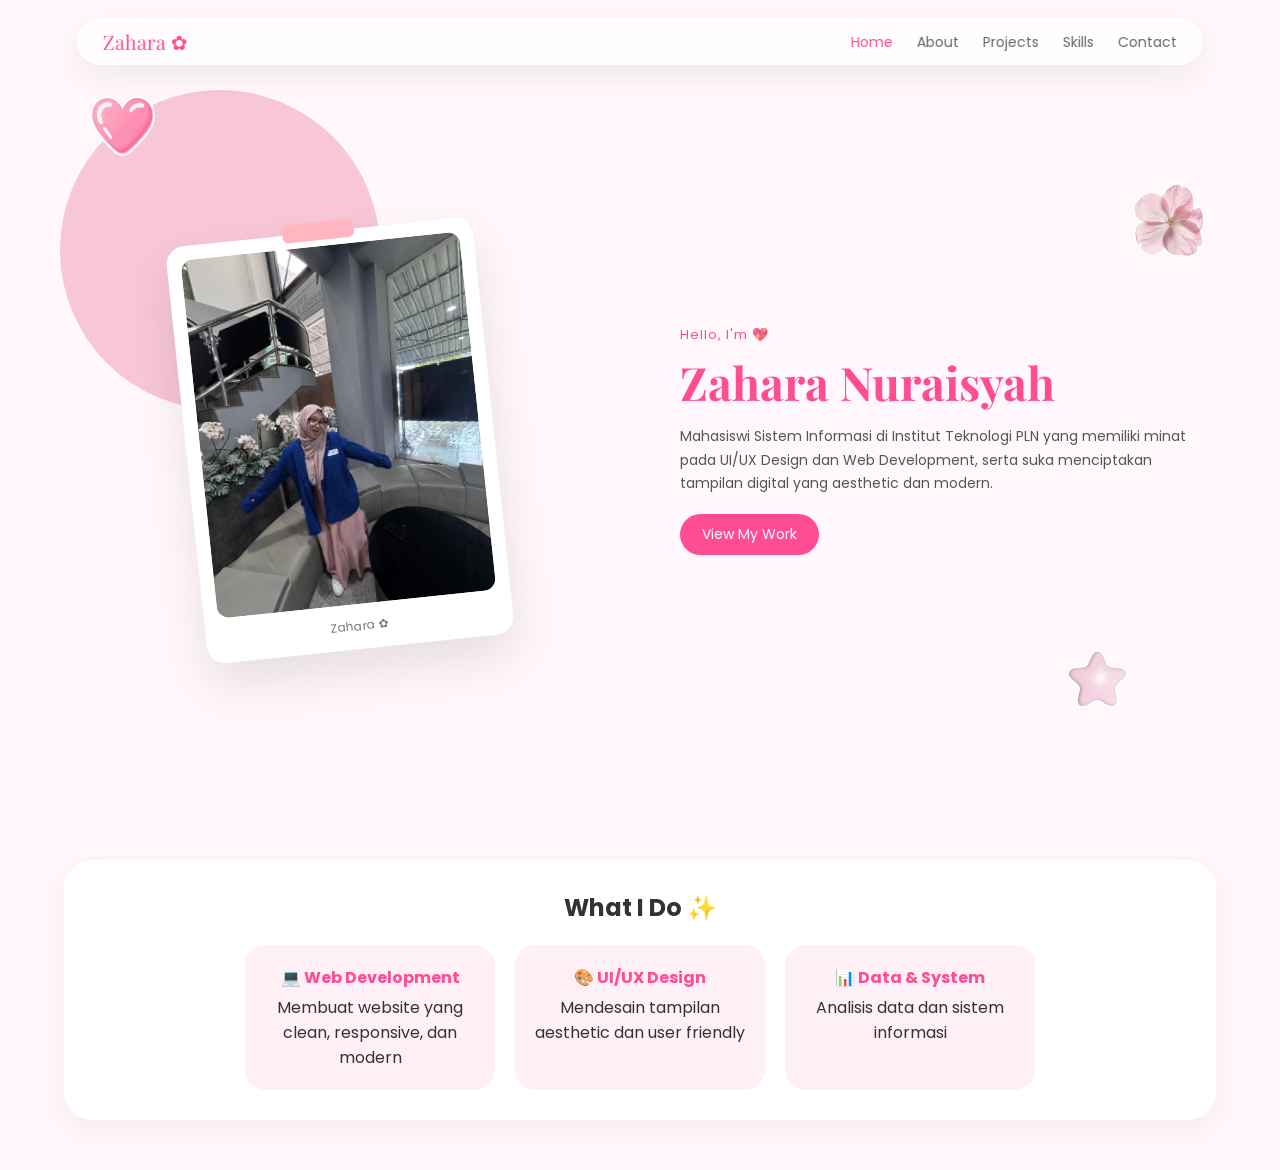
<file: index.html>
<!DOCTYPE html>
<html lang="en">
<head>
<meta charset="UTF-8">
<meta name="viewport" content="width=device-width, initial-scale=1.0">

<title>Home - Zahara</title>

<link rel="stylesheet" href="style.css">

<link href="https://fonts.googleapis.com/css2?family=Playfair+Display:wght@600&family=Poppins:wght@300;400;500&display=swap" rel="stylesheet">
</head>

<body>

<!-- NAVBAR -->
<nav class="navbar">
  <div class="logo">Zahara ✿</div>
  <ul class="nav-links">
    <li><a class="active" href="index.html">Home</a></li>
    <li><a href="about.html">About</a></li>
    <li><a href="projects.html">Projects</a></li>
    <li><a href="skills.html">Skills</a></li>
    <li><a href="contact.html">Contact</a></li>
  </ul>
</nav>

<!-- HERO  -->
<section class="hero">

  <!-- circle -->
  <div class="circle-bg"></div>

  <!-- sticker -->
  <img src="assets/sticker/decor-heart.png" class="decor heart">
  <img src="assets/sticker/decor-star-soft.png" class="decor star">
  <img src="assets/sticker/decor-flower.png" class="decor flower">

  <div class="about-container">

    <!-- FOTO  -->
    <div class="about-left">
      <div class="polaroid">
        <div class="tape"></div>
        <img src="assets/images/hero-main.jpg">
        <span>Zahara ✿</span>
      </div>
    </div>

    <!-- TEXT  -->
    <div class="about-right">

      <p class="small-title">Hello, I'm 💖</p>

      <h1>Zahara Nuraisyah</h1>

      <p class="desc">
        Mahasiswi Sistem Informasi di Institut Teknologi PLN 
        yang memiliki minat pada UI/UX Design dan Web Development, 
        serta suka menciptakan tampilan digital yang aesthetic dan modern.
      </p>

      <a href="projects.html" class="btn">View My Work</a>

    </div>

  </div>

</section>


<!-- SECTION  -->
<section class="section-card highlight">

  <h2>What I Do ✨</h2>

  <div class="highlight-grid">

    <div class="highlight-card">
      <h4>💻 Web Development</h4>
      <p>Membuat website yang clean, responsive, dan modern</p>
    </div>

    <div class="highlight-card">
      <h4>🎨 UI/UX Design</h4>
      <p>Mendesain tampilan aesthetic dan user friendly</p>
    </div>

    <div class="highlight-card">
      <h4>📊 Data & System</h4>
      <p>Analisis data dan sistem informasi</p>
    </div>

  </div>

</section>

</body>
</html>
</file>
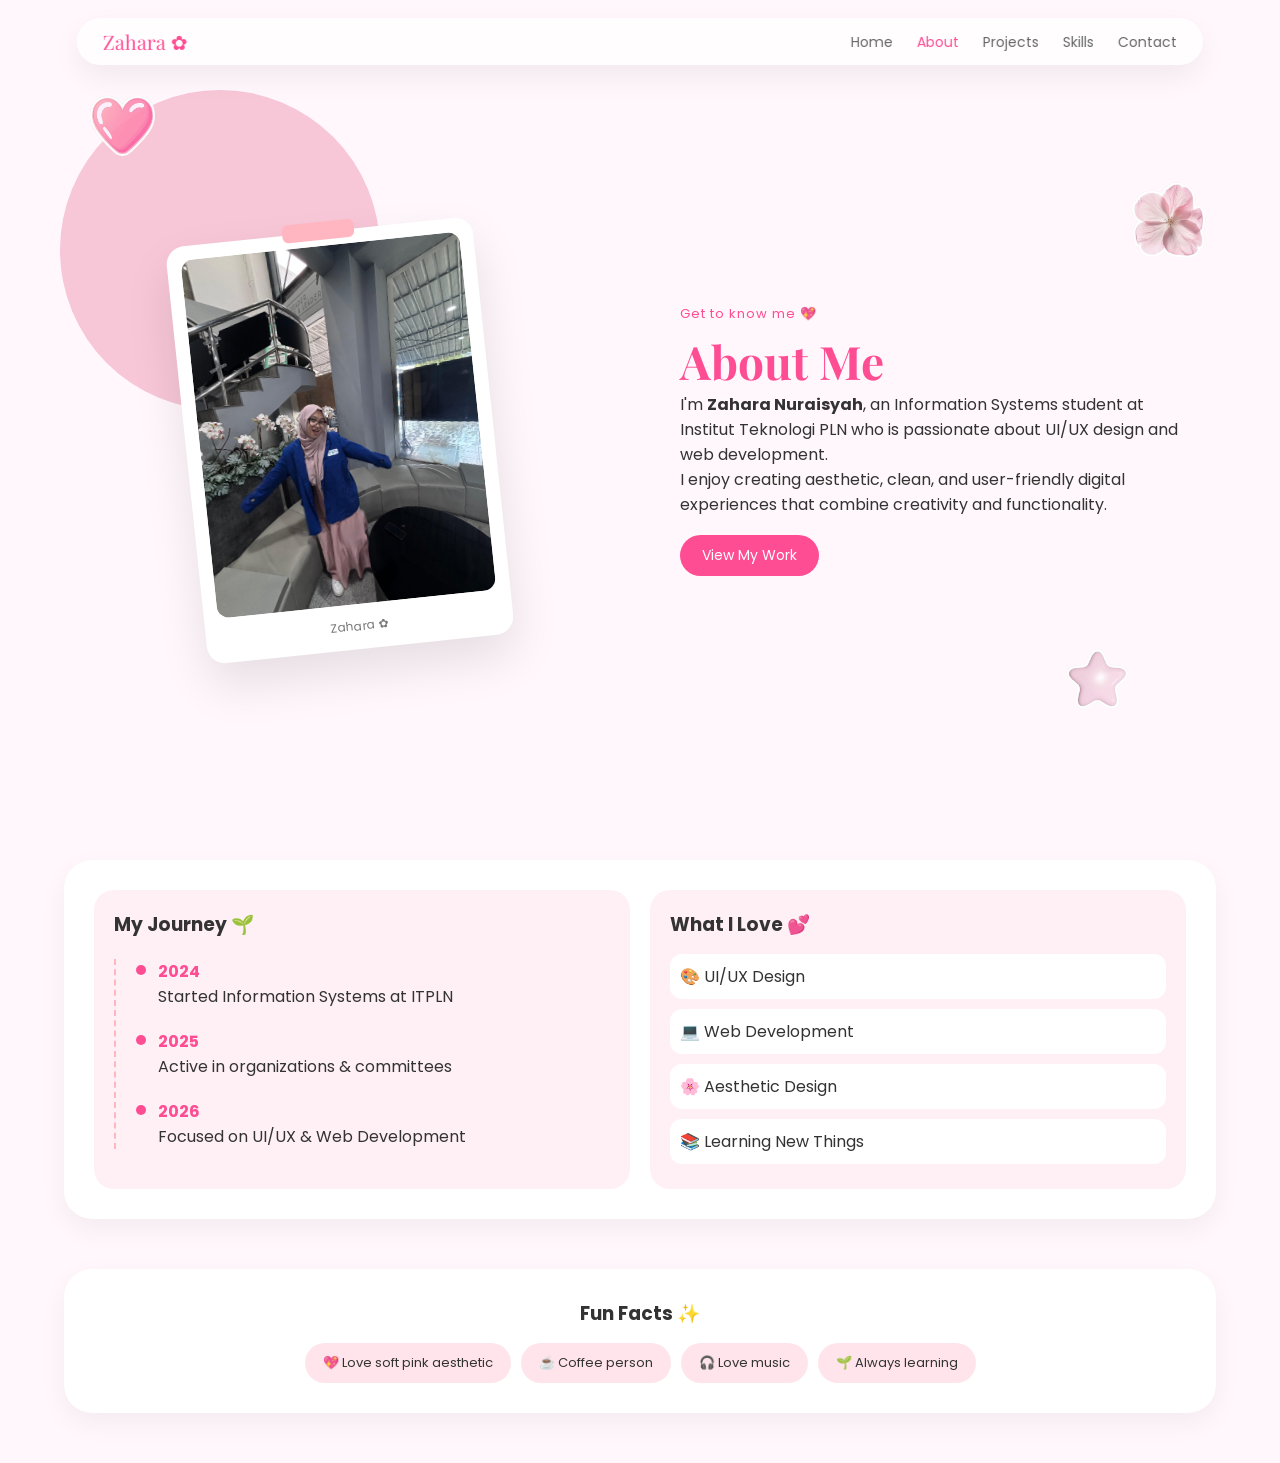
<file: about.html>
<!DOCTYPE html>
<html lang="en">
<head>
<meta charset="UTF-8">
<meta name="viewport" content="width=device-width, initial-scale=1.0">

<title>About - Zahara</title>

<link rel="stylesheet" href="style.css">
<link href="https://fonts.googleapis.com/css2?family=Playfair+Display:wght@600&family=Poppins:wght@300;400;500&display=swap" rel="stylesheet">
</head>

<body>

<!-- NAVBAR -->
<nav class="navbar">
  <div class="logo">Zahara ✿</div>
  <ul class="nav-links">
    <li><a href="index.html">Home</a></li>
    <li><a class="active" href="about.html">About</a></li>
    <li><a href="projects.html">Projects</a></li>
    <li><a href="skills.html">Skills</a></li>
    <li><a href="contact.html">Contact</a></li>
  </ul>
</nav>

<!-- HERO ABOUT -->
<section class="about-hero">

  <div class="circle-bg"></div>

  <!-- STICKER -->
  <img src="assets/sticker/decor-heart.png" class="decor heart">
  <img src="assets/sticker/decor-star-soft.png" class="decor star">
  <img src="assets/sticker/decor-flower.png" class="decor flower">

  <div class="about-container">

    <!-- FOTO -->
    <div class="about-left">
      <div class="polaroid">
        <div class="tape"></div>
        <img src="assets/images/hero-main.jpg" alt="">
        <span>Zahara ✿</span>
      </div>
    </div>

    <!-- TEXT -->
    <div class="about-right">

      <p class="small-title">Get to know me 💖</p>
      <h1>About Me</h1>

      <p>
        I'm <b>Zahara Nuraisyah</b>, an Information Systems student at Institut Teknologi PLN 
        who is passionate about UI/UX design and web development.
      </p>

      <p>
        I enjoy creating aesthetic, clean, and user-friendly digital experiences 
        that combine creativity and functionality.
      </p>

      <a href="projects.html" class="btn">View My Work</a>

    </div>

  </div>

</section>

<!-- JOURNEY + LOVE -->
<section class="section-card">

  <div class="about-grid-2">

    <!-- JOURNEY -->
    <div class="journey">

      <h3>My Journey 🌱</h3>

      <div class="timeline">

        <div class="timeline-item">
          <div class="dot"></div>
          <div>
            <span>2024</span>
            <p>Started Information Systems at ITPLN</p>
          </div>
        </div>

        <div class="timeline-item">
          <div class="dot"></div>
          <div>
            <span>2025</span>
            <p>Active in organizations & committees</p>
          </div>
        </div>

        <div class="timeline-item">
          <div class="dot"></div>
          <div>
            <span>2026</span>
            <p>Focused on UI/UX & Web Development</p>
          </div>
        </div>

      </div>

    </div>

    <!-- LOVE -->
    <div class="love">

      <h3>What I Love 💕</h3>

      <div class="love-list">
        <div>🎨 UI/UX Design</div>
        <div>💻 Web Development</div>
        <div>🌸 Aesthetic Design</div>
        <div>📚 Learning New Things</div>
      </div>

    </div>

  </div>

</section>

<!-- FUN FACT -->
<section class="section-card funfact">

  <h3>Fun Facts ✨</h3>

  <div class="facts">
    <span>💖 Love soft pink aesthetic</span>
    <span>☕ Coffee person</span>
    <span>🎧 Love music</span>
    <span>🌱 Always learning</span>
  </div>

</section>

</body>
</html>
</file>
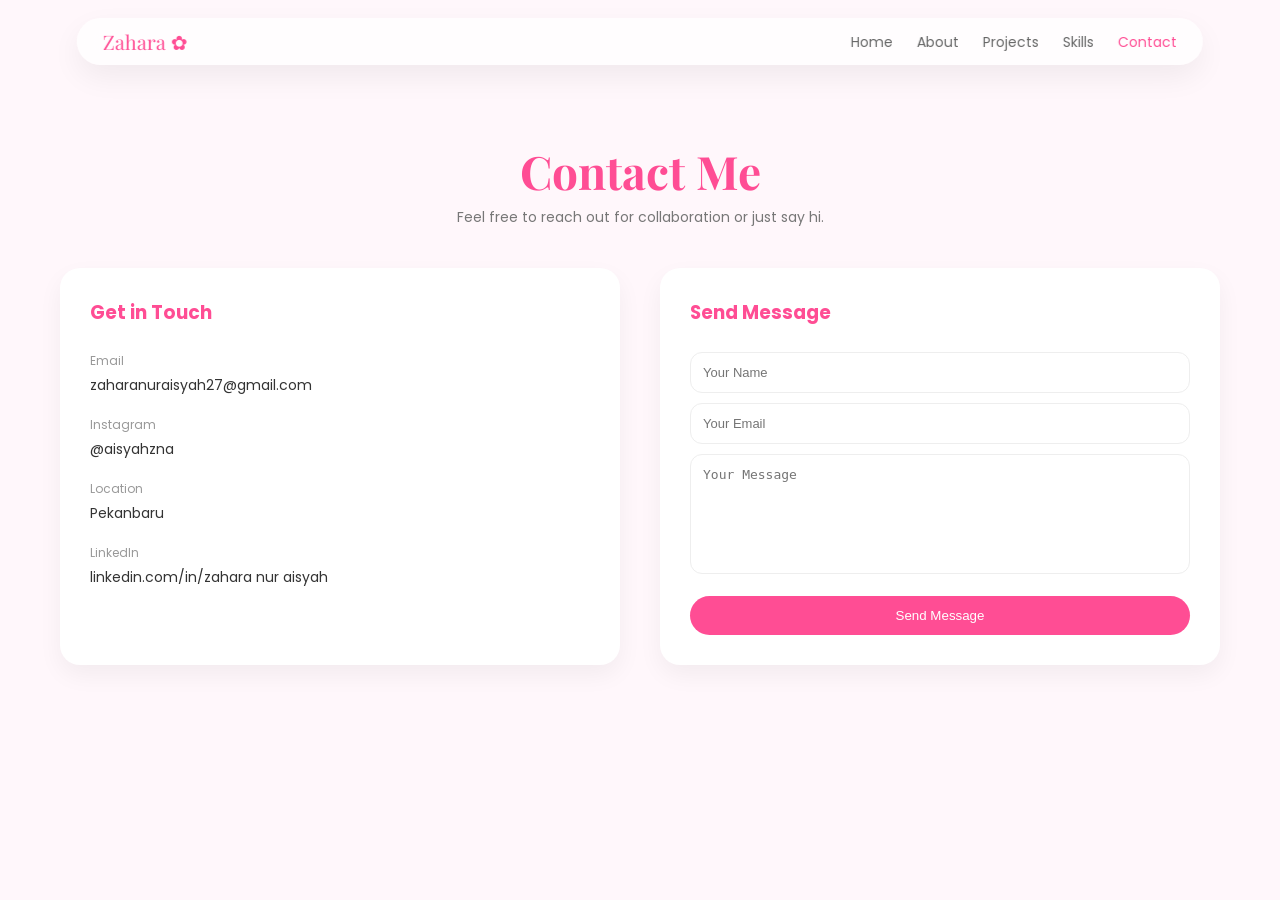
<file: contact.html>
<!DOCTYPE html>
<html lang="en">
<head>
<meta charset="UTF-8">
<meta name="viewport" content="width=device-width, initial-scale=1.0">
<title>Contact - Zahara</title>

<link rel="stylesheet" href="style.css">
<link href="https://fonts.googleapis.com/css2?family=Playfair+Display:wght@600&family=Poppins:wght@300;400;500&display=swap" rel="stylesheet">
</head>

<body>

<nav class="navbar">
  <div class="logo">Zahara ✿</div>
  <ul class="nav-links">
    <li><a href="index.html">Home</a></li>
    <li><a href="about.html">About</a></li>
    <li><a href="projects.html">Projects</a></li>
    <li><a href="skills.html">Skills</a></li>
    <li><a class="active" href="contact.html">Contact</a></li>
  </ul>
</nav>

<section class="contact-clean">

  <div class="contact-head">
    <h1>Contact Me</h1>
    <p>Feel free to reach out for collaboration or just say hi.</p>
  </div>

  <div class="contact-wrapper">

    <!-- LEFT -->
    <div class="contact-info-clean">
      <h3>Get in Touch</h3>

      <div class="info-item">
        <span>Email</span>
        <p>zaharanuraisyah27@gmail.com</p>
      </div>

      <div class="info-item">
        <span>Instagram</span>
        <p>@aisyahzna</p>
      </div>

      <div class="info-item">
        <span>Location</span>
        <p>Pekanbaru</p>
      </div>

      <div class="info-item">
        <span>LinkedIn</span>
        <p>linkedin.com/in/zahara nur aisyah</p>
      </div>
    </div>

    <!-- RIGHT -->
    <div class="contact-form-clean">

      <h3>Send Message</h3>

      <form>
        <input type="text" placeholder="Your Name">
        <input type="email" placeholder="Your Email">
        <textarea placeholder="Your Message"></textarea>
        <button type="submit">Send Message</button>
      </form>

    </div>

  </div>

</section>

</body>
</html>
</file>
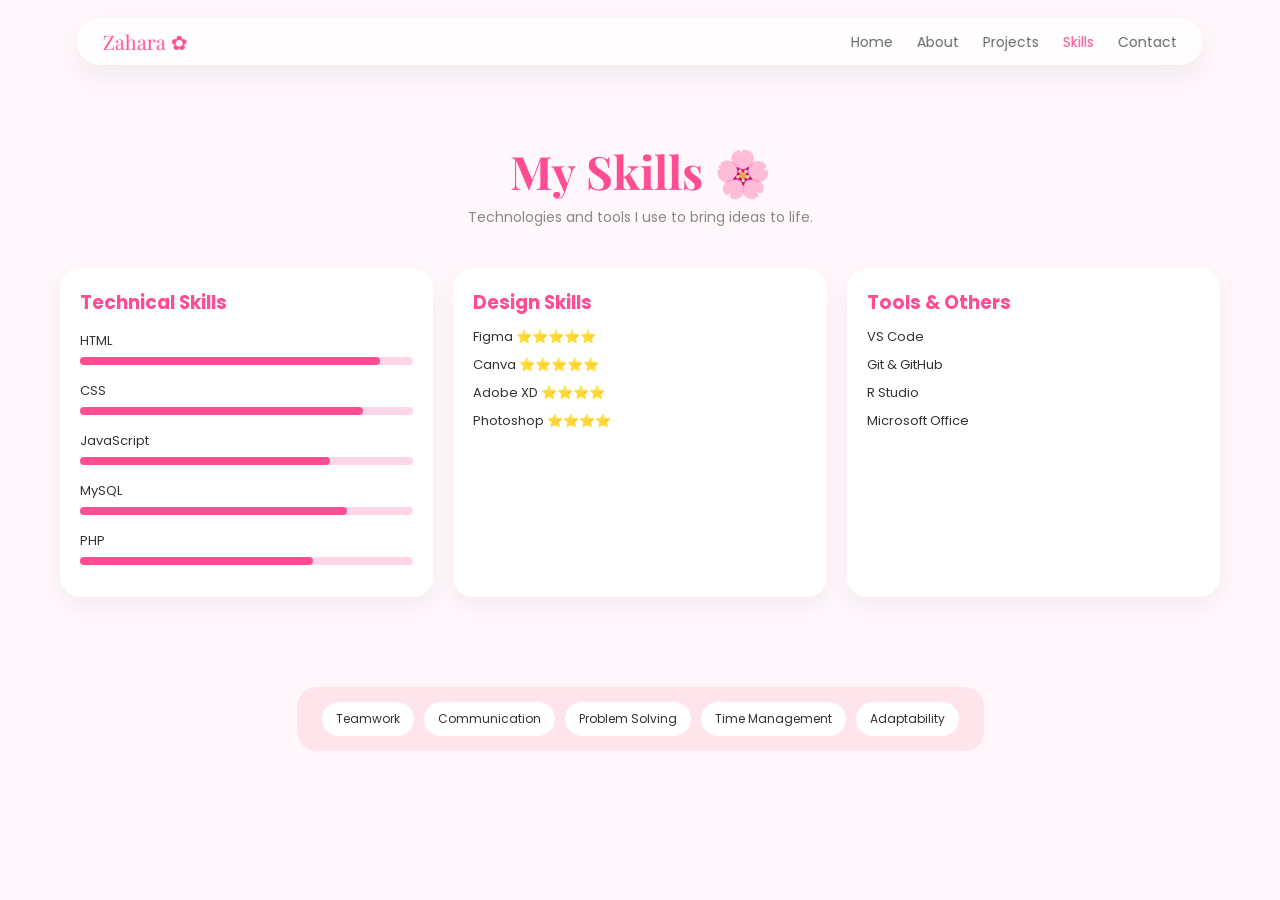
<file: skills.html>
<!DOCTYPE html>
<html lang="en">
<head>
<meta charset="UTF-8">
<meta name="viewport" content="width=device-width, initial-scale=1.0">
<title>Skills - Zahara</title>

<link rel="stylesheet" href="style.css">
<link href="https://fonts.googleapis.com/css2?family=Playfair+Display:wght@600&family=Poppins:wght@300;400;500&display=swap" rel="stylesheet">
</head>

<body>

<!-- NAVBAR -->
<nav class="navbar">
  <div class="logo">Zahara ✿</div>
  <ul class="nav-links">
    <li><a href="index.html">Home</a></li>
    <li><a href="about.html">About</a></li>
    <li><a href="projects.html">Projects</a></li>
    <li><a class="active" href="skills.html">Skills</a></li>
    <li><a href="contact.html">Contact</a></li>
  </ul>
</nav>

<!-- TITLE -->
<section class="skills-section">

  <h1>My Skills 🌸</h1>
  <p>Technologies and tools I use to bring ideas to life.</p>

  <!-- GRID -->
  <div class="skills-box-grid">

    <!-- TECH -->
    <div class="skills-card">
      <h3>Technical Skills</h3>

      <div class="skill">
        <span>HTML</span>
        <div class="progress"><div class="bar" style="width:90%"></div></div>
      </div>

      <div class="skill">
        <span>CSS</span>
        <div class="progress"><div class="bar" style="width:85%"></div></div>
      </div>

      <div class="skill">
        <span>JavaScript</span>
        <div class="progress"><div class="bar" style="width:75%"></div></div>
      </div>

      <div class="skill">
        <span>MySQL</span>
        <div class="progress"><div class="bar" style="width:80%"></div></div>
      </div>

      <div class="skill">
        <span>PHP</span>
        <div class="progress"><div class="bar" style="width:70%"></div></div>
      </div>
    </div>

    <!-- DESIGN -->
    <div class="skills-card">
      <h3>Design Skills</h3>
      <ul>
        <li>Figma ⭐⭐⭐⭐⭐</li>
        <li>Canva ⭐⭐⭐⭐⭐</li>
        <li>Adobe XD ⭐⭐⭐⭐</li>
        <li>Photoshop ⭐⭐⭐⭐</li>
      </ul>
    </div>

    <!-- TOOLS -->
    <div class="skills-card">
      <h3>Tools & Others</h3>
      <ul>
        <li>VS Code</li>
        <li>Git & GitHub</li>
        <li>R Studio</li>
        <li>Microsoft Office</li>
      </ul>
    </div>

  </div>

</section>

<!-- SOFT SKILLS -->
<section class="soft-section">

  <div class="soft-box">
    <span>Teamwork</span>
    <span>Communication</span>
    <span>Problem Solving</span>
    <span>Time Management</span>
    <span>Adaptability</span>
  </div>

</section>

</body>
</html>
</file>
<file: style.css>
*{
  margin:0;
  padding:0;
  box-sizing:border-box;
}

body{
  font-family:'Poppins',sans-serif;
  background:#fff7fb;
  color:#333;
  overflow-x:hidden;
}

/* ===== NAVBAR ===== */
.navbar{
  position:fixed;
  top:18px;
  left:50%;
  transform:translateX(-50%);
  width:88%;
  display:flex;
  justify-content:space-between;
  align-items:center;
  padding:10px 26px;
  border-radius:40px;
  background:rgba(255,255,255,0.75);
  backdrop-filter:blur(14px);
  box-shadow:0 12px 30px rgba(0,0,0,0.06);
  z-index:999;
}

.logo{
  font-family:'Playfair Display',serif;
  color:#ff4d94;
  font-size:20px;
}

.nav-links{
  display:flex;
  gap:24px;
  list-style:none;
}

.nav-links a{
  text-decoration:none;
  color:#666;
  font-size:14px;
}

.nav-links a.active,
.nav-links a:hover{
  color:#ff4d94;
}

/* ===== GLOBAL TEXT SYSTEM ===== */
.small-title{
  color:#ff4d94;
  font-size:13px;
  margin-bottom:6px;
  letter-spacing:1px;
}

h1{
  font-family:'Playfair Display';
  font-size:46px;
  color:#ff4d94;
}

.desc{
  margin-top:12px;
  line-height:1.7;
  color:#555;
  font-size:14px;
}

/* ===== BUTTON ===== */
.btn{
  display:inline-block;
  margin-top:18px;
  padding:10px 22px;
  border-radius:28px;
  background:#ff4d94;
  color:#fff;
  text-decoration:none;
  font-size:14px;
  transition:0.3s;
}

.btn:hover{
  opacity:0.85;
}

.btn-outline{
  display:inline-block;
  margin-top:12px;
  padding:9px 18px;
  border-radius:24px;
  border:1.5px solid #ff4d94;
  color:#ff4d94;
  text-decoration:none;
  font-size:13px;
}

/* ===== SECTION CARD ===== */
.section-card{
  width:90%;
  margin:50px auto;
  padding:30px;
  border-radius:28px;
  background:#fff;
  box-shadow:0 10px 28px rgba(0,0,0,0.05);
}

/* ===== HERO (HOME + ABOUT) ===== */
.hero,
.about-hero{
  display:flex;
  align-items:center;
  justify-content:center;
  gap:80px;
  padding:150px 80px 80px;
  position:relative;
  min-height:90vh;
}

/* ===== BACKGROUND CIRCLE ===== */
.circle-bg{
  position:absolute;
  width:320px;
  height:320px;
  background:#f7c6d7;
  border-radius:50%;
  left:60px;
  top:90px;
  z-index:-1;
}

/* ===== CONTAINER ===== */
.about-container{
  display:flex;
  align-items:center;
  gap:80px;
}

.about-left{
  flex:1;
  display:flex;
  justify-content:center;
}

.about-right{
  flex:1;
}

/* ===== POLAROID ===== */
.polaroid{
  background:#fff;
  padding:14px;
  border-radius:18px;
  transform:rotate(-6deg);
  box-shadow:0 22px 48px rgba(0,0,0,0.1);
  position:relative;
  transition:0.3s;
}

.polaroid img{
  width:280px;
  height:360px;
  object-fit:cover;
  border-radius:12px;
}

.polaroid span{
  display:block;
  text-align:center;
  margin-top:6px;
  font-size:12px;
  color:#777;
}

.polaroid:hover{
  transform:rotate(-3deg) scale(1.05);
}

.tape{
  position:absolute;
  top:-10px;
  left:50%;
  transform:translateX(-50%);
  width:72px;
  height:18px;
  background:#ffb6c1;
  border-radius:6px;
}

/* ===== DECOR ===== */
.decor{
  position:absolute;
  width:85px;
  opacity:0.9;
}

.heart{
  top:80px;
  left:80px;
}

.star{
  bottom:90px;
  right:140px;
}

.flower{
  top:170px;
  right:60px;
  width:100px;
}

/* ===== ABOUT GRID ===== */
.about-grid-2{
  display:grid;
  grid-template-columns:1fr 1fr;
  gap:20px;
}

/* ===== JOURNEY ===== */
.journey{
  background:#fff0f5;
  padding:20px;
  border-radius:20px;
}

.timeline{
  margin-top:20px;
  border-left:2px dashed #ffb6c1;
  padding-left:20px;
}

.timeline-item{
  display:flex;
  gap:12px;
  margin-bottom:20px;
}

.dot{
  width:10px;
  height:10px;
  background:#ff4d94;
  border-radius:50%;
  margin-top:6px;
}

.timeline-item span{
  color:#ff4d94;
  font-weight:bold;
}

/* ===== LOVE ===== */
.love{
  background:#fff0f5;
  padding:20px;
  border-radius:20px;
}

.love-list{
  margin-top:15px;
  display:flex;
  flex-direction:column;
  gap:10px;
}

.love-list div{
  background:white;
  padding:10px;
  border-radius:12px;
}

/* ===== FUN FACT ===== */
.funfact{
  text-align:center;
}

.facts{
  display:flex;
  flex-wrap:wrap;
  justify-content:center;
  gap:10px;
  margin-top:15px;
}

.facts span{
  background:#ffe4ec;
  padding:10px 18px;
  border-radius:25px;
  font-size:13px;
}

/* ===== HOME PEMBEDA ===== */
.highlight{
  text-align:center;
}

.highlight-grid{
  margin-top:20px;
  display:flex;
  gap:20px;
  justify-content:center;
  flex-wrap:wrap;
}

.highlight-card{
  background:#fff0f5;
  padding:20px;
  border-radius:20px;
  width:250px;
  transition:0.3s;
}

.highlight-card:hover{
  transform:translateY(-5px);
}

.highlight-card h4{
  color:#ff4d94;
  margin-bottom:5px;
}

/* ===== PROJECT GRID ===== */
.project-grid{
  display:grid;
  grid-template-columns:repeat(auto-fit,minmax(230px,1fr));
  gap:18px;
  margin-top:18px;
}

.project-card{
  background:#fff;
  padding:10px;
  border-radius:18px;
  box-shadow:0 8px 20px rgba(0,0,0,0.05);
  text-align:center;
  transition:0.3s;
}

.project-card:hover{
  transform:translateY(-6px);
}

.project-card img{
  width:100%;
  height:150px;
  object-fit:cover;
  border-radius:12px;
}

/* ===== SKILLS ===== */
.skills-grid{
  display:grid;
  grid-template-columns:repeat(2,1fr);
  gap:18px;
}

.skill-box{
  background:#fff0f5;
  padding:16px;
  border-radius:16px;
  font-size:13px;
}

.progress{
  height:7px;
  background:#ffd6e8;
  border-radius:10px;
  margin-top:6px;
}

.bar{
  height:100%;
  background:#ff4d94;
  border-radius:10px;
}

/* ===== CONTACT ===== */
.contact-grid{
  display:grid;
  grid-template-columns:1fr 1fr;
  gap:20px;
}

.contact-box{
  background:#fff0f5;
  padding:16px;
  border-radius:18px;
  font-size:13px;
}

.form input,
.form textarea{
  width:100%;
  margin-top:8px;
  padding:10px;
  border-radius:12px;
  border:1px solid #eee;
  font-size:13px;
}

.form button{
  margin-top:10px;
}

/* ===== RESPONSIVE ===== */
@media(max-width:768px){

  .hero,
  .about-hero{
    flex-direction:column;
    text-align:center;
    gap:30px;
  }

  .about-container{
    flex-direction:column;
  }

  .about-grid-2{
    grid-template-columns:1fr;
  }

  .skills-grid{
    grid-template-columns:1fr;
  }

  .contact-grid{
    grid-template-columns:1fr;
  }

}

/* ===== PROJECT SECTION ===== */
.projects-section{
  padding:140px 60px;
  text-align:center;
}

/* TITLE */
.title{
  font-family:'Playfair Display';
  color:#333;
}

.subtitle{
  color:#888;
  font-size:14px;
  margin-top:5px;
}

/* ===== FILTER BUTTON ===== */
.filter{
  margin-top:20px;
  display:flex;
  justify-content:center;
  gap:10px;
  flex-wrap:wrap;
}

.filter button{
  border:none;
  padding:8px 15px;
  border-radius:20px;
  background:#fce4ec;
  color:#ff4d94;
  font-size:12px;
  cursor:pointer;
}

.filter button.active{
  background:#ff4d94;
  color:white;
}

/* ===== GRID ===== */
.projects-grid{
  margin-top:40px;
  display:grid;
  grid-template-columns:repeat(auto-fit,minmax(250px,1fr));
  gap:25px;
}

/* ===== CARD ===== */
.project-card-ui{
  background:white;
  padding:15px;
  border-radius:20px;
  text-align:left;
  box-shadow:0 10px 25px rgba(0,0,0,0.05);
  transition:0.3s;
}

.project-card-ui:hover{
  transform:translateY(-5px);
}

/* IMAGE */
.project-card-ui img{
  width:100%;
  height:150px;
  object-fit:cover;
  border-radius:12px;
}

/* TEXT */
.project-card-ui h3{
  margin-top:10px;
  font-size:15px;
}

.project-card-ui span{
  font-size:11px;
  color:#ff4d94;
}

.project-card-ui p{
  font-size:12px;
  margin-top:5px;
  color:#666;
}

.project-card-ui a{
  display:inline-block;
  margin-top:8px;
  font-size:12px;
  color:#ff4d94;
  text-decoration:none;
}

/* ===== SKILLS PAGE ===== */
.skills-section{
  padding:140px 60px 60px;
  text-align:center;
}

/* TITLE */
.skills-section h1{
  font-family:'Playfair Display';
}

.skills-section p{
  color:#888;
  font-size:14px;
  margin-top:5px;
}

/* GRID */
.skills-box-grid{
  margin-top:40px;
  display:grid;
  grid-template-columns:repeat(3,1fr);
  gap:20px;
}

/* CARD */
.skills-card{
  background:white;
  padding:20px;
  border-radius:20px;
  text-align:left;
  box-shadow:0 10px 25px rgba(0,0,0,0.05);
}

/* TITLE */
.skills-card h3{
  color:#ff4d94;
  margin-bottom:10px;
}

/* PROGRESS */
.skill{
  margin-bottom:12px;
}

.skill span{
  font-size:13px;
}

.progress{
  height:8px;
  background:#ffd6e8;
  border-radius:10px;
  margin-top:5px;
}

.bar{
  height:100%;
  background:#ff4d94;
  border-radius:10px;
}

/* LIST */
.skills-card ul{
  list-style:none;
  font-size:13px;
  display:flex;
  flex-direction:column;
  gap:8px;
}

/* SOFT */
.soft-section{
  padding:30px;
  display:flex;
  justify-content:center;
}

.soft-box{
  background:#ffe4ec;
  padding:15px 25px;
  border-radius:20px;
  display:flex;
  flex-wrap:wrap;
  gap:10px;
  justify-content:center;
}

.soft-box span{
  background:white;
  padding:8px 14px;
  border-radius:20px;
  font-size:12px;
}

/* ===== CONTACT CLEAN ===== */
.contact-clean{
  padding:140px 60px 60px;
}

/* HEAD */
.contact-head{
  text-align:center;
  margin-bottom:40px;
}

.contact-head h1{
  font-family:'Playfair Display';
  color:#ff4d94;
}

.contact-head p{
  font-size:14px;
  color:#777;
  margin-top:5px;
}

/* WRAPPER */
.contact-wrapper{
  display:grid;
  grid-template-columns:1fr 1fr;
  gap:40px;
}

/* LEFT INFO */
.contact-info-clean{
  background:white;
  padding:30px;
  border-radius:20px;
  box-shadow:0 10px 25px rgba(0,0,0,0.05);
}

.contact-info-clean h3{
  margin-bottom:20px;
  color:#ff4d94;
}

/* ITEM */
.info-item{
  margin-bottom:15px;
}

.info-item span{
  font-size:12px;
  color:#999;
}

.info-item p{
  font-size:14px;
  margin-top:3px;
}

/* FORM */
.contact-form-clean{
  background:white;
  padding:30px;
  border-radius:20px;
  box-shadow:0 10px 25px rgba(0,0,0,0.05);
}

.contact-form-clean h3{
  margin-bottom:15px;
  color:#ff4d94;
}

/* INPUT */
.contact-form-clean input,
.contact-form-clean textarea{
  width:100%;
  margin-top:10px;
  padding:12px;
  border-radius:12px;
  border:1px solid #eee;
  font-size:13px;
}

.contact-form-clean textarea{
  height:120px;
  resize:none;
}

/* BUTTON */
.contact-form-clean button{
  margin-top:15px;
  width:100%;
  padding:12px;
  border:none;
  background:#ff4d94;
  color:white;
  border-radius:25px;
  cursor:pointer;
  transition:0.3s;
}

.contact-form-clean button:hover{
  opacity:0.85;
}

/* RESPONSIVE */
@media(max-width:768px){
  .contact-wrapper{
    grid-template-columns:1fr;
  }
}

@media(max-width:768px){

  .navbar{
    width:95%;
    padding:12px 18px;
  }

  .nav-links{
    gap:12px;
  }

  .nav-links a{
    font-size:12px;
  }

}
</file>
